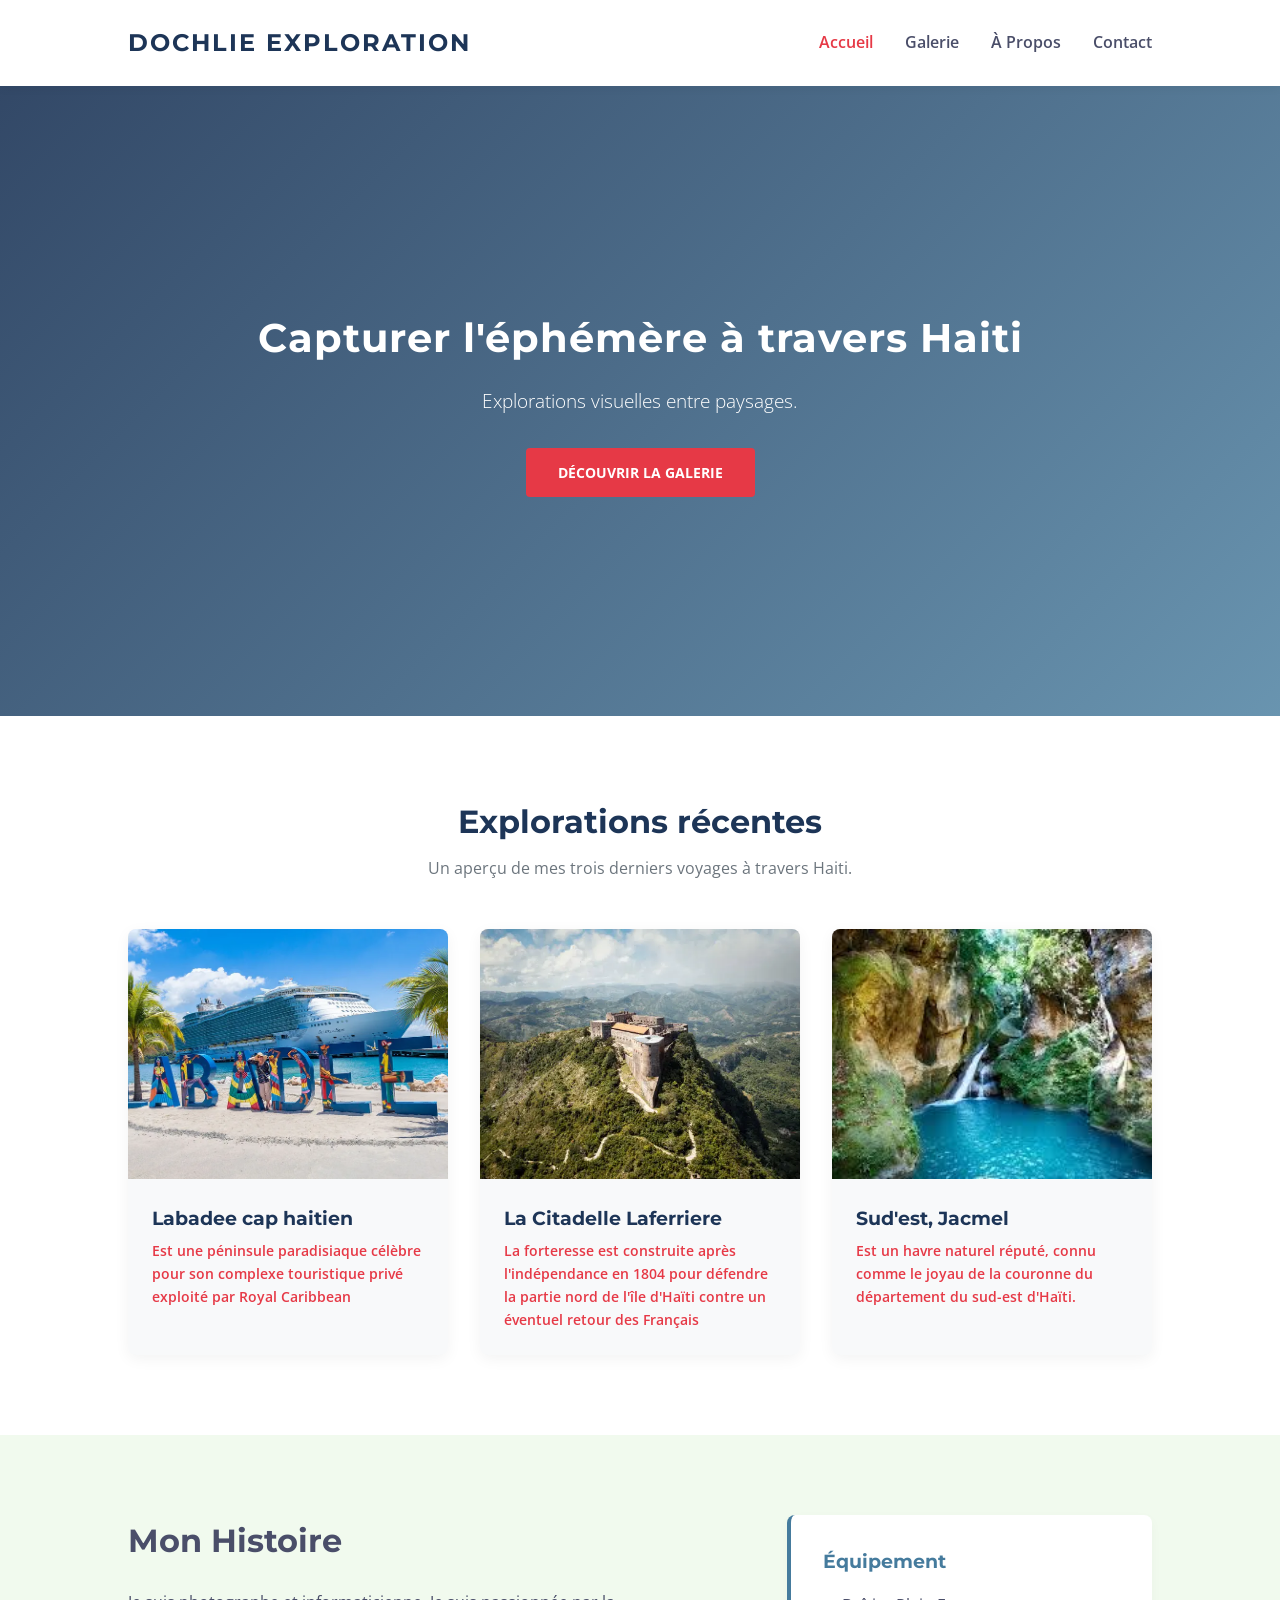
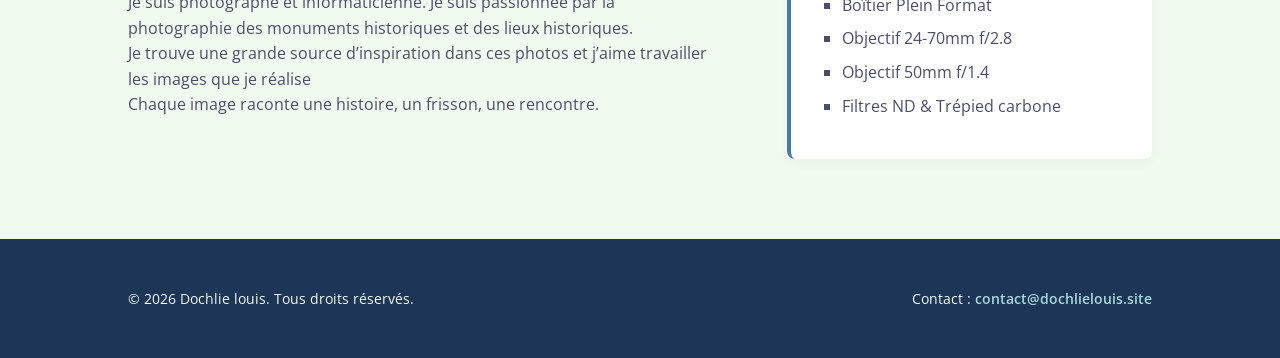
<file: examen/examen.html>
<!DOCTYPE html>
<html lang="fr">
<head>
    <meta charset="UTF-8">
    <meta name="viewport" content="width=device-width, initial-scale=1.0">
    <title>Dochlie Louis | Photographe des monument historiques tet des lieux historiques</title>
    <link rel="preconnect" href="https://fonts.googleapis.com">
    <link rel="preconnect" href="https://fonts.gstatic.com" crossorigin>
    <link href="https://fonts.googleapis.com/css2?family=Montserrat:wght@400;700&family=Open+Sans:wght@300;400;600&display=swap" rel="stylesheet">
    <link rel="stylesheet" href="examenstyle.css">
</head>
<body>

    <header class="main-header">
        <h1>Dochlie Exploration</h1>
        <nav class="main-nav">
            <ul>
                <li><a href="#accueil" class="active">Accueil</a></li>
                <li><a href="#galerie">Galerie</a></li>
                <li><a href="#a-propos">À Propos</a></li>
                <li><a href="#contact">Contact</a></li>
            </ul>
        </nav>
    </header>

    <main>
        
        <section id="accueil" class="hero-section">
            <article class="hero-content">
                <h2>Capturer l'éphémère à travers Haiti</h2>
                <p>Explorations visuelles entre paysages.</p>
                <a href="#galerie" class="btn-explore">Découvrir la galerie</a>
            </article>
        </section>

        <section id="galerie" class="gallery-section">
            <h2>Explorations récentes</h2>
            <p class="subtitle">Un aperçu de mes trois derniers voyages à travers Haiti.</p>
            
            <div class="gallery-grid"> <figure class="gallery-item">
                    <img src="image/haiti-une-plongee-dans-la-culture-haitienne-1715048978.webp"="Située sur la côte nord d'Haïti, à quelques kilomètres du Cap-Haïtien">
                    <figcaption>
                        <h3>Labadee cap haitien</h3>
                        <p>Est une péninsule paradisiaque célèbre pour son complexe touristique privé exploité par Royal Caribbean</p>
                    </figcaption>
                </figure>

                <figure class="gallery-item">
                    <img src="image/citadelle (2).webp" alt="Chaîne de montagnes rocheuses et enneigées des Alpes sous un ciel bleu pur" >
                    <figcaption>
                        <h3>La Citadelle Laferriere </h3>
                        <p>La forteresse est construite après l'indépendance en 1804 pour défendre la partie nord de l'île d'Haïti contre un éventuel retour des Français</p>
                    </figcaption>
                </figure>

                <figure class="gallery-item">
                    <img src="image/bassin bleu.jpg" alt="Le Bassin Bleu du Sud-Est d'Haïti est un paradis" width="500" height="300">
                    <figcaption>
                        <h3>Sud'est, Jacmel</h3>
                        <p> Est un havre naturel réputé, connu comme le joyau de la couronne du département du sud-est d'Haïti.</p>
                    </figcaption>
                </figure>
            </div>
        </section>

        <section id="a-propos" class="about-section">
            <article class="about-text">
                <h2>Mon Histoire</h2>
                <p>Je suis photographe et informaticienne.
                     Je suis passionnée par la photographie des monuments historiques
                     et des lieux historiques. <br> Je trouve une grande source d’inspiration dans ces photos et 
                     j’aime travailler les images que je réalise</p>
                <p>Chaque image raconte une histoire, un frisson, une rencontre.</p>
            </article>
            
            <aside class="about-sidebar">
                <h3>Équipement</h3>
                <ul>
                    <li>Boîtier Plein Format</li>
                    <li>Objectif 24-70mm f/2.8</li>
                    <li>Objectif 50mm f/1.4</li>
                    <li>Filtres ND & Trépied carbone</li>
                </ul>
            </aside>
        </section>

    </main>

    <footer class="main-footer">
        <p>&copy; 2026 Dochlie louis. Tous droits réservés.</p>
        <p id="contact">Contact : <a href="mailto:contact@dochlielouis.site">contact@dochlielouis.site</a></p>
    </footer>

</body>
</html>
</file>
<file: examen/examenstyle.css>
/* ==========================================================================
   1. Réinitialisation et Variables
   ========================================================================== */
* {
    margin: 0;
    padding: 0;
    box-sizing: border-box;
}

html {
    scroll-behavior: smooth;
}

body {
    font-family: 'Open Sans', sans-serif;
    color: #2b2d42;
    background-color: #f8f9fa;
    line-height: 1.6;
}

h1, h2, h3 {
    font-family: 'Montserrat', sans-serif;
    font-weight: 700;
}

/* ==========================================================================
   2. Header & Navigation (Flexbox)
   ========================================================================== */
.main-header {
    background-color: rgba(255, 255, 255, 0.95);
    position: sticky;
    top: 0;
    z-index: 1000;
    display: flex;
    justify-content: space-between;
    align-items: center;
    padding: 1.5rem 10%;
    box-shadow: 0 2px 10px rgba(0, 0, 0, 0.05);
}

.main-header h1 {
    font-size: 1.5rem;
    letter-spacing: 2px;
    text-transform: uppercase;
    color: #1d3557;
}

.main-nav ul {
    display: flex;
    list-style: none;
    gap: 2rem;
}

.main-nav a {
    text-decoration: none;
    color: #4a4e69;
    font-weight: 600;
    transition: color 0.3s ease;
}

.main-nav a:hover, 
.main-nav a.active {
    color: #e63946;
}

/* ==========================================================================
   3. Section Héro (Flexbox + Dégradé CSS)
   ========================================================================== */
.hero-section {
    /* Application du linear-gradient combiné avec une couleur de repli */
    background: linear-gradient(135deg, rgba(29, 53, 87, 0.9), rgba(69, 123, 157, 0.8)), 
                url('https://images.unsplash.com/photo-1451187580459-43490279c0fa?auto=format&fit=crop&w=1920&q=80');
    background-size: cover;
    background-position: center;
    height: 70vh;
    display: flex;
    justify-content: center;
    align-items: center;
    text-align: center;
    color: #ffffff;
    padding: 0 1rem;
}

.hero-content h2 {
    font-size: 2.5rem;
    margin-bottom: 1rem;
    letter-spacing: 1px;
}

.hero-content p {
    font-size: 1.2rem;
    margin-bottom: 2rem;
    font-weight: 300;
}


.btn-explore {
    display: inline-block;
    padding: 0.8rem 2rem;
    background-color: #e63946;
    color: #ffffff;
    text-decoration: none;
    border-radius: 4px;
    font-weight: bold;
    text-transform: uppercase;
    font-size: 0.9rem;
    transition: background-color 0.3s ease, transform 0.2s ease;
}

.btn-explore:hover {
    background-color: #d62828;
    transform: translateY(-2px);
}

/* ==========================================================================
   4. Section Galerie (Grid Layout)
   ========================================================================== */
.gallery-section {
    padding: 5rem 10%;
    background-color: #ffffff;
    text-align: center;
}

.gallery-section h2 {
    font-size: 2rem;
    color: #1d3557;
    margin-bottom: 0.5rem;
}

.gallery-section .subtitle {
    color: #6c757d;
    margin-bottom: 3rem;
}

/* Mise en page en grille pour les 3 images */
.gallery-grid {
    display: grid;
    grid-template-columns: repeat(auto-fit, minmax(280px, 1fr));
    gap: 2rem;
}

.gallery-item {
    background-color: #f8f9fa;
    border-radius: 8px;
    overflow: hidden;
    box-shadow: 0 4px 15px rgba(0, 0, 0, 0.05);
    transition: transform 0.3s ease;
}

.gallery-item:hover {
    transform: translateY(-5px);
}

.gallery-item img {
    width: 100%;
    height: 250px;
    object-fit: cover; /* Permet de cadrer proprement les images sans les déformer */
    display: block;
}

.gallery-item figcaption {
    padding: 1.5rem;
    text-align: left;
}

.gallery-item figcaption h3 {
    font-size: 1.2rem;
    color: #1d3557;
    margin-bottom: 0.3rem;
}

.gallery-item figcaption p {
    color: #e63946;
    font-size: 0.9rem;
    font-weight: 600;
}

/* ==========================================================================
   5. Section À Propos & Sidebar (Flexbox)
   ========================================================================== */
.about-section {
    padding: 5rem 10%;
    display: flex;
    flex-wrap: wrap;
    gap: 4rem;
    background-color: #f1faee;
}

.about-text {
    flex: 2;
    min-width: 300px;
}

.about-text h2 {
    font-size: 2rem;
    color: #4a4e69;
    margin-bottom: 1.5rem;
}

.about-text p {
    color: #4a4e69;
   
}

/* Style de l'élément sémantique <aside> */
.about-sidebar {
    flex: 1;
    min-width: 250px;
    background-color: #ffffff;
    padding: 2rem;
    border-radius: 8px;
    box-shadow: 0 4px 12px rgba(0,0,0,0.03);
    border-left: 4px solid #457b9d;
}

.about-sidebar h3 {
    color: #457b9d;
    margin-bottom: 1rem;
}

.about-sidebar ul {
    list-style-type: square;
    padding-left: 1.2rem;
    color: #4a4e69;
}

.about-sidebar li {
    margin-bottom: 0.5rem;
}

/* ==========================================================================
   6. Footer (Flexbox)
   ========================================================================== */
.main-footer {
    background-color: #1d3557;
    color: #f1faee;
    padding: 3rem 10%;
    display: flex;
    justify-content: space-between;
    align-items: center;
    flex-wrap: wrap;
    gap: 1.5rem;
    font-size: 0.9rem;
}

.main-footer a {
    color: #a8dadc;
    text-decoration: none;
    font-weight: 600;
}

.main-footer a:hover {
    text-decoration: underline;
}

/* Responsive basique pour les petits écrans */
@media (max-width: 768px) {
    .main-header {
        flex-direction: column;
        gap: 1rem;
    }
    .main-footer {
        flex-direction: column;
        text-align: center;
    }
}
</file>
